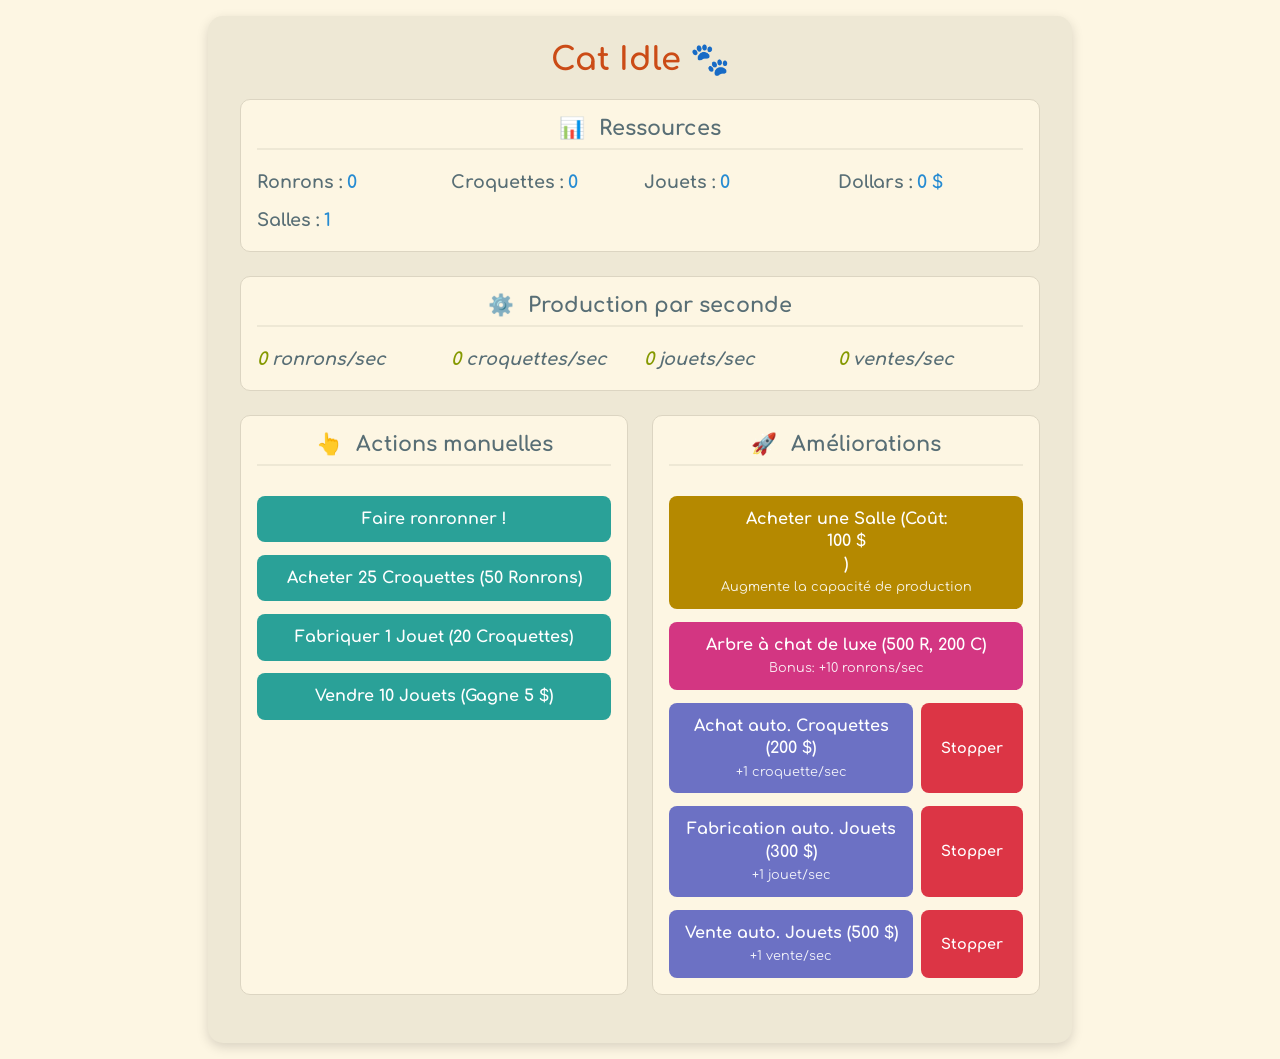
<file: MiniJeu/index.html>
<!DOCTYPE html>
<html lang="fr">
<head>
    <meta charset="UTF-8">
    <meta name="viewport" content="width=device-width, initial-scale=1.0">
    <title>Cat Idle</title>
    <link rel="stylesheet" href="style.css">
</head>
<body>

    <div class="game-container">
        <header>
            <h1>Cat Idle 🐾</h1>
        </header>

        <div class="section resources-display">
            <h2><span class="icon">📊</span> Ressources</h2>
            <div class="resource-grid">
                <p>Ronrons : <span id="compteur-ronrons">0</span></p>
                <p>Croquettes : <span id="compteur-croquettes">0</span></p>
                <p>Jouets : <span id="compteur-jouets">0</span></p>
                <p>Dollars : <span id="compteur-dollars">0 $</span></p>
                <p>Salles : <span id="nombre-salles">1</span></p>
            </div>
        </div>

        <div class="section production-display">
            <h2><span class="icon">⚙️</span> Production par seconde</h2>
            <div class="production-grid">
                <p><span id="ronrons-par-seconde">0</span> ronrons/sec</p>
                <p><span id="croquettes-par-seconde">0</span> croquettes/sec</p>
                <p><span id="jouets-par-seconde">0</span> jouets/sec</p>
                <p><span id="vente-jouets-par-seconde">0</span> ventes/sec</p>
            </div>
        </div>
        
        <div class="actions-upgrades-container">

            <div class="section actions">
                <h2><span class="icon">👆</span> Actions manuelles</h2>
                <button id="bouton-clic">Faire ronronner !</button>
                <button id="acheter-croquettes">Acheter 25 Croquettes (50 Ronrons)</button>
                <button id="fabriquer-jouet">Fabriquer 1 Jouet (20 Croquettes)</button>
                <button id="vendre-jouets">Vendre 10 Jouets (Gagne 5 $)</button>
            </div>

            <div class="section upgrades">
                <h2><span class="icon">🚀</span> Améliorations</h2>
                <button id="acheter-salle" class="btn-building">
                    Acheter une Salle (Coût: <span id="cout-salle">100 $</span>)
                    <span class="upgrade-bonus">Augmente la capacité de production</span>
                </button>
                <button id="acheter-arbre-luxe" class="btn-upgrade-ronrons">
                    Arbre à chat de luxe (500 R, 200 C)
                    <span class="upgrade-bonus">Bonus: +10 ronrons/sec</span>
                </button>
                
                <div class="upgrade-group">
                    <button id="acheter-croquettes-auto" class="btn-upgrade-auto">
                        Achat auto. Croquettes (200 $)
                        <span class="upgrade-bonus">+1 croquette/sec</span>
                    </button>
                    <button id="stopper-croquettes-auto" class="btn-stop">Stopper</button>
                </div>
                
                <div class="upgrade-group">
                    <button id="fabriquer-jouets-auto" class="btn-upgrade-auto">
                        Fabrication auto. Jouets (300 $)
                        <span class="upgrade-bonus">+1 jouet/sec</span>
                    </button>
                    <button id="stopper-jouets-auto" class="btn-stop">Stopper</button>
                </div>
                
                <div class="upgrade-group">
                    <button id="vendre-jouets-auto" class="btn-upgrade-auto">
                        Vente auto. Jouets (500 $)
                        <span class="upgrade-bonus">+1 vente/sec</span>
                    </button>
                    <button id="stopper-vente-auto" class="btn-stop">Stopper</button>
                </div>
            </div>
        </div>
    </div>

    <script src="script.js"></script>
</body>
</html>
</file>
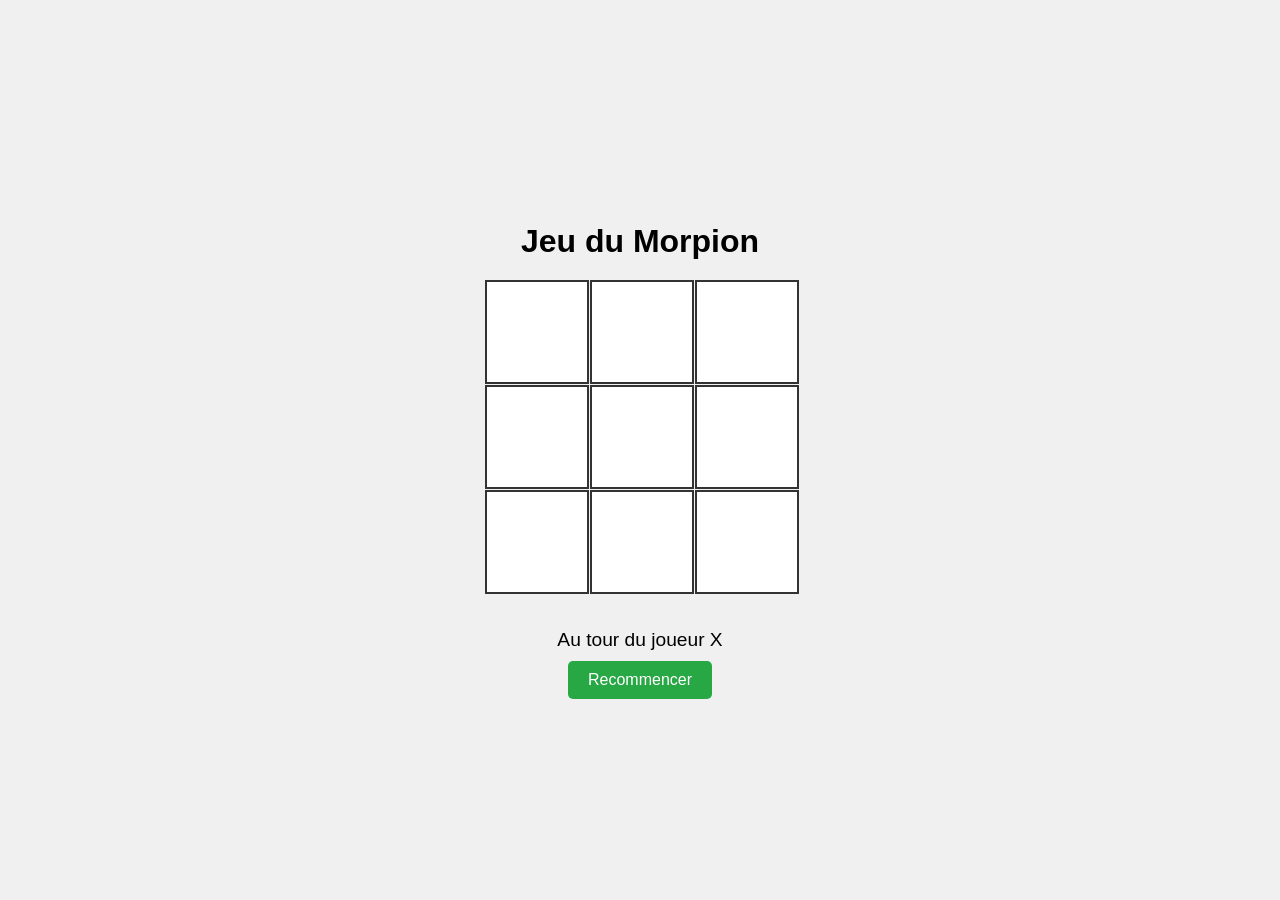
<file: Test/index.html>
<!DOCTYPE html>
<html lang="fr">
<head>
    <meta charset="UTF-8">
    <meta name="viewport" content="width=device-width, initial-scale=1.0">
    <title>Morpion</title>
    <link rel="stylesheet" href="style.css">
</head>
<body>
    <h1>Jeu du Morpion</h1>
    <div id="game-board" class="board">
        <div class="cell" data-cell></div>
        <div class="cell" data-cell></div>
        <div class="cell" data-cell></div>
        <div class="cell" data-cell></div>
        <div class="cell" data-cell></div>
        <div class="cell" data-cell></div>
        <div class="cell" data-cell></div>
        <div class="cell" data-cell></div>
        <div class="cell" data-cell></div>
    </div>
    <div class="status-container">
        <p id="status-message" class="status-message"></p>
        <button id="restart-button">Recommencer</button>
    </div>
    <script src="script.js"></script>
</body>
</html>
</file>
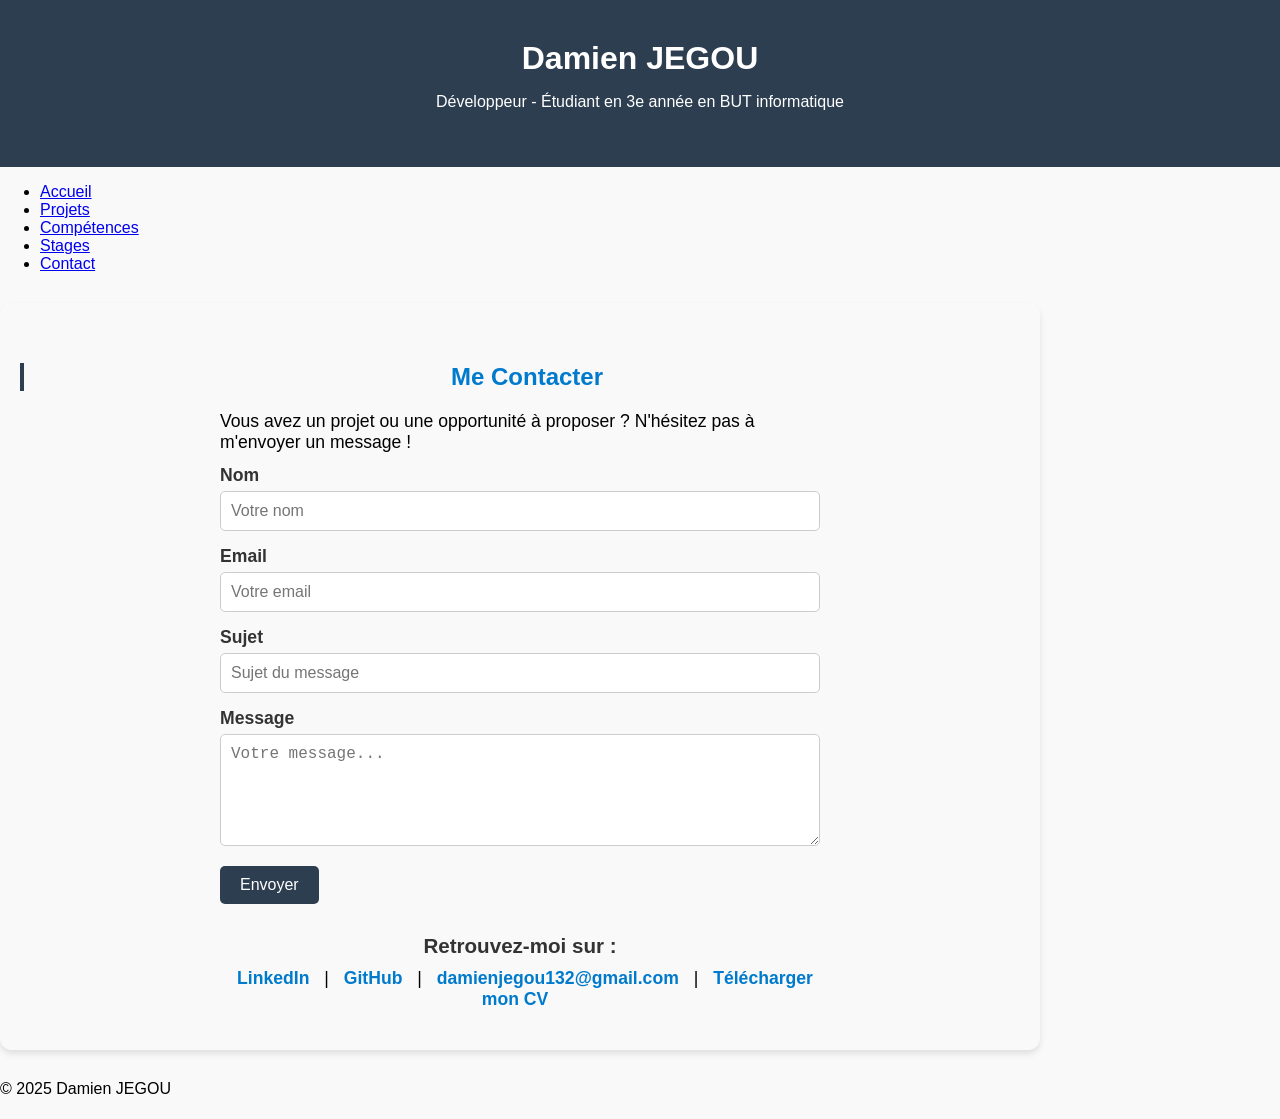
<file: contact.html>
<!DOCTYPE html>
<html lang="fr">

<head>
    <meta charset="UTF-8">
    <title>Portfolio</title>
    <link rel="stylesheet" href="CSS/styles.css">
</head>

<body>

    <header>
        <h1>Damien JEGOU</h1>
        <p>Développeur - Étudiant en 3e année en BUT informatique</p>
    </header>

    <nav>
        <ul>
            <li><a href="index.html">Accueil</a></li>
            <li><a href="projects.html">Projets</a></li>
            <li><a href="skills.html">Compétences</a></li>
            <li><a href="internships.html">Stages</a></li>
            <li><a href="contact.html">Contact</a></li>
        </ul>
    </nav>

    <section id="contact">
        <h2>Me Contacter</h2>
        <div class="contact-container">
            <p>Vous avez un projet ou une opportunité à proposer ? N'hésitez pas à m'envoyer un message !</p>

            <form id="contact-form" action="https://formspree.io/f/mnnevbll" method="POST">
                <div class=" form-group">
                    <label for="name">Nom</label>
                    <input type="text" id="name" name="name" required placeholder="Votre nom">
                </div>
                <div class="form-group">
                    <label for="email">Email</label>
                    <input type="email" id="email" name="email" required placeholder="Votre email">
                </div>
                <div class="form-group">
                    <label for="_subject">Sujet</label>
                    <input type="text" id="_subject" name="_subject" required placeholder="Sujet du message">
                </div>
                <div class="form-group">
                    <label for="message">Message</label>
                    <textarea id="message" name="message" rows="5" required placeholder="Votre message..."></textarea>
                </div>
                <button type="submit" class="btn-submit">Envoyer</button>
            </form>
            <div class="social-links">
                <h3>Retrouvez-moi sur :</h3>
                <a href="https://www.linkedin.com/in/damien-jegou/" target="_blank">LinkedIn</a> |
                <a href="https://github.com/DamienJegou12" target="_blank">GitHub</a> |
                <a href="mailto:damienjegou132@gmail.com">damienjegou132@gmail.com</a> |
                <a href="Documents/CV_Damien_Jegou.pdf" download>Télécharger mon CV</a>
            </div>
        </div>
    </section>

    <footer>
        <p>&copy; 2025 Damien JEGOU</p>
    </footer>
    <script src="JavaScript/script.js"></script>
</body>

</html>
</file>
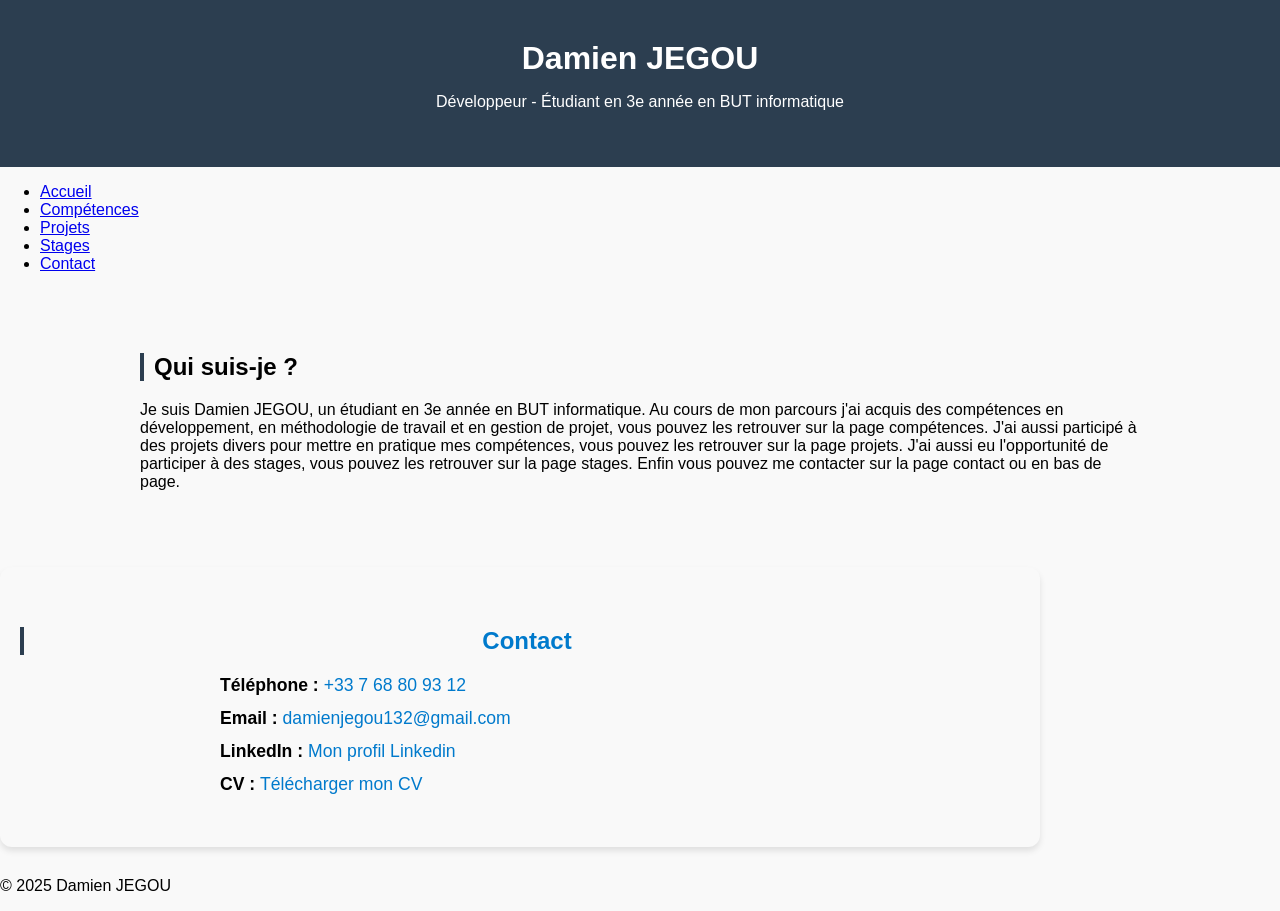
<file: index2.html>
<!DOCTYPE html>
<html lang="fr">

<head>
  <meta charset="UTF-8">
  <title>Portfolio</title>
  <link rel="stylesheet" href="CSS/styles.css">
</head>

<body>

  <header>
    <h1>Damien JEGOU</h1>
    <p>Développeur - Étudiant en 3e année en BUT informatique</p>
  </header>

  <nav>
    <ul>
      <li><a href="index.html">Accueil</a></li>
      <li><a href="skills.html">Compétences</a></li>
      <li><a href="projects.html">Projets</a></li>
      <li><a href="internships.html">Stages</a></li>
      <li><a href="contact.html">Contact</a></li>
    </ul>
  </nav>
  <section>
    <h2>Qui suis-je ?</h2>
    <p>Je suis Damien JEGOU, un étudiant en 3e année en BUT informatique. Au cours de mon parcours j'ai acquis des
      compétences en développement, en méthodologie de travail et en gestion de projet, vous pouvez les retrouver sur la
      page compétences. J'ai aussi participé à des projets divers pour mettre en pratique mes compétences, vous pouvez
      les retrouver sur la page projets. J'ai aussi eu l'opportunité de participer à des stages, vous pouvez les
      retrouver sur la page stages. Enfin vous pouvez me contacter sur la page contact ou en bas de page.</p>

  </section>

  <section id="contact">
    <h2>Contact</h2>
    <div class="contact-container">
      <p><strong>Téléphone :</strong> <a href="tel:+337688093129">+33 7 68 80 93 12</a></p>
      <p><strong>Email :</strong> <a href="mailto:damienjegou132@gmail.com">damienjegou132@gmail.com</a></p>
      <p><strong>LinkedIn :</strong> <a href="https://www.linkedin.com/in/damien-jegou-2b92b2291/" target="_blank">Mon
          profil Linkedin</a></p>
      <p><strong>CV :</strong> <a href="Documents/CV_Damien_Jegou.pdf" download>Télécharger mon CV</a></p>
    </div>
  </section>
  <footer>
    <p>&copy; 2025 Damien JEGOU</p>
  </footer>

  <script src="JavaScript/script.js"></script>
</body>

</html>
</file>
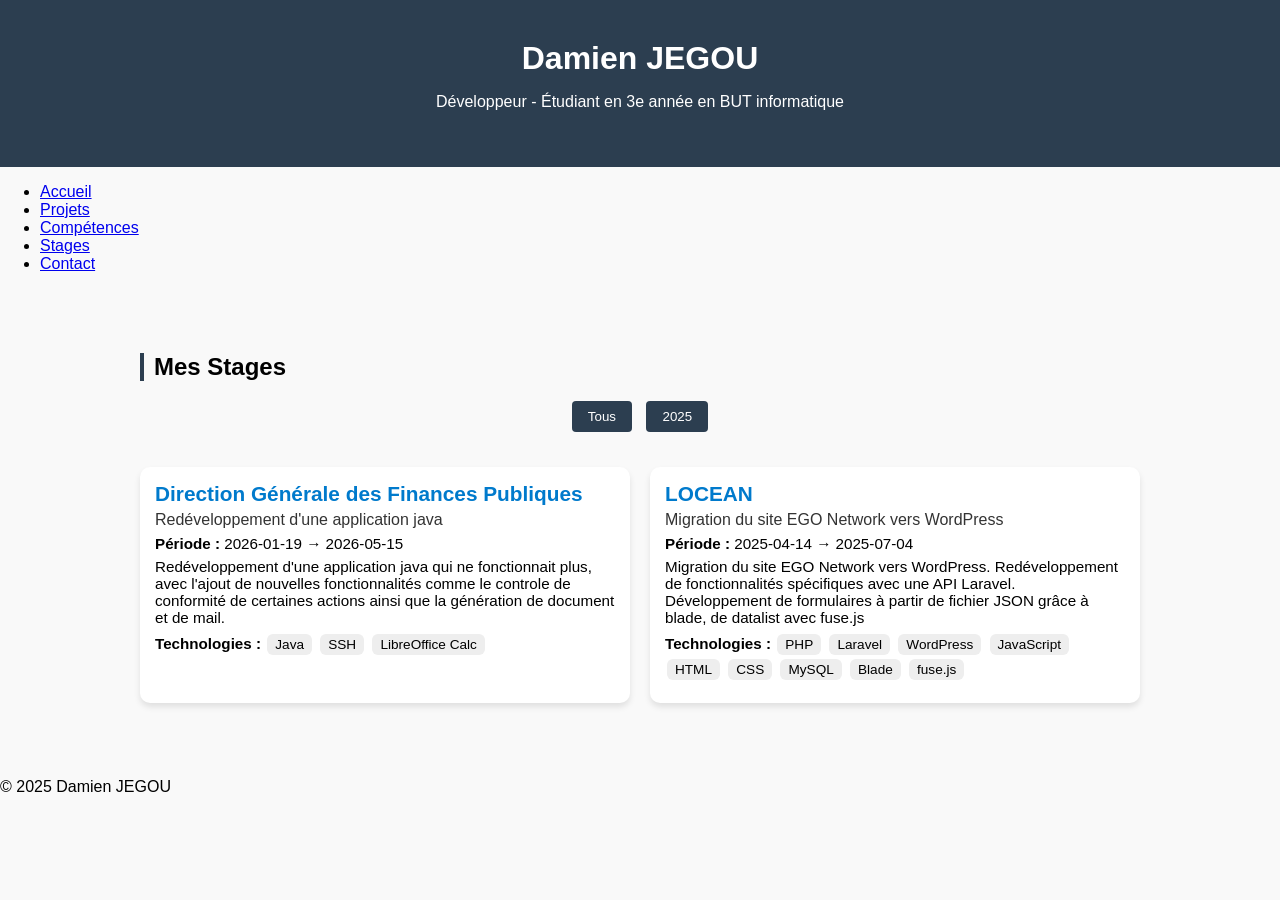
<file: internships.html>
<!DOCTYPE html>
<html lang="fr">

<head>
    <meta charset="UTF-8">
    <title>Portfolio</title>
    <link rel="stylesheet" href="CSS/styles.css">
</head>

<body>

    <header>
        <h1>Damien JEGOU</h1>
        <p>Développeur - Étudiant en 3e année en BUT informatique</p>
    </header>

    <nav>
        <ul>
            <li><a href="index.html">Accueil</a></li>
            <li><a href="projects.html">Projets</a></li>
            <li><a href="skills.html">Compétences</a></li>
            <li><a href="internships.html">Stages</a></li>
            <li><a href="contact.html">Contact</a></li>
        </ul>
    </nav>

    <section>
        <h2>Mes Stages</h2>
        <div class="filter-internships">
            <button data-year="all">Tous</button>
            <button data-year="2025">2025</button>
        </div>
        <div class="grid" id="internships-container">
            <!-- Les stages seront générés ici avec JS -->
        </div>
    </section>

    <footer>
        <p>&copy; 2025 Damien JEGOU</p>
    </footer>
    <script src="JavaScript/script.js"></script>
</body>

</html>
</file>
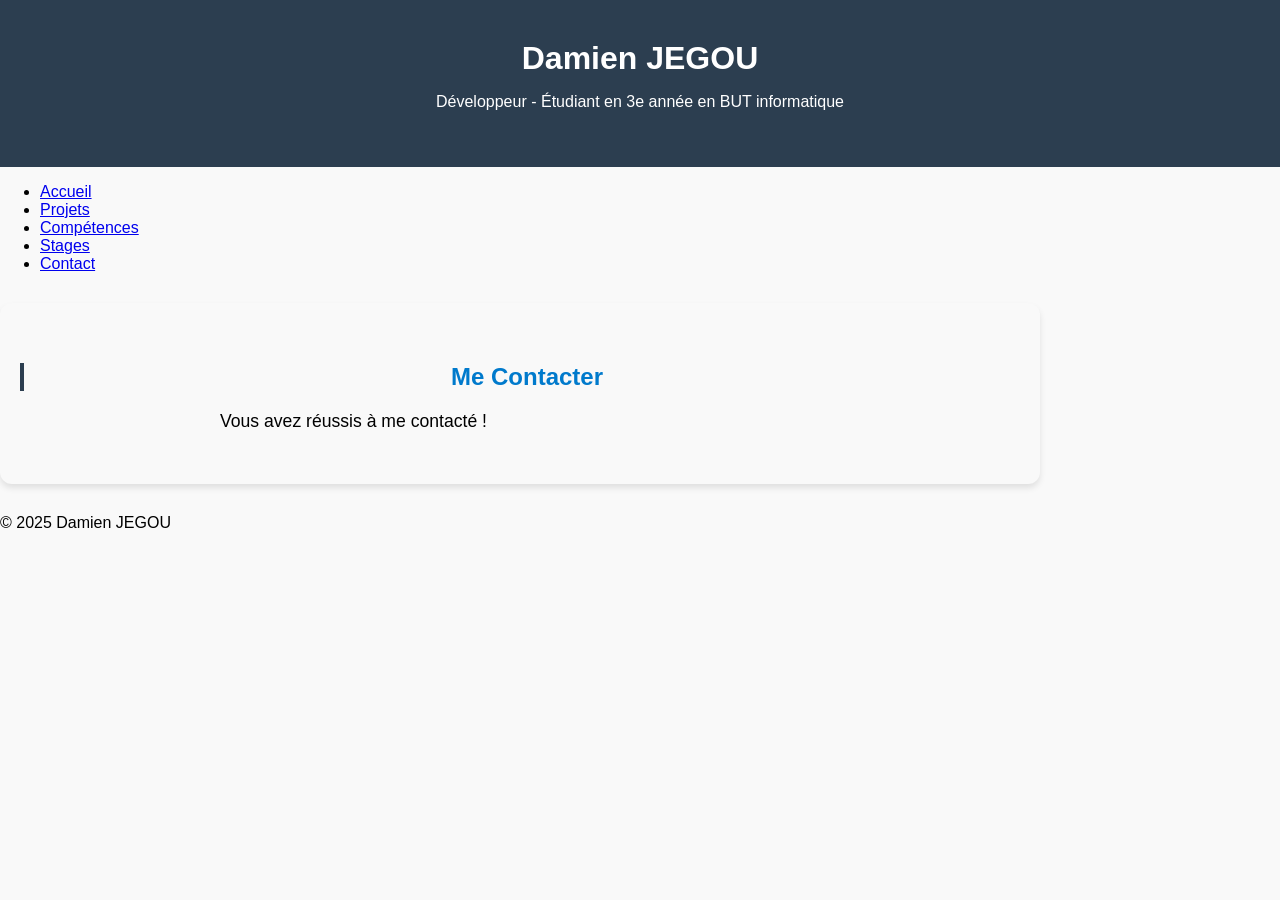
<file: success.html>
<!DOCTYPE html>
<html lang="fr">

<head>
    <meta charset="UTF-8">
    <title>Success</title>
    <link rel="stylesheet" href="CSS/styles.css">
</head>

<body>
    <header>
        <h1>Damien JEGOU</h1>
        <p>Développeur - Étudiant en 3e année en BUT informatique</p>
    </header>
    <nav>
        <ul>
            <li><a href="index.html">Accueil</a></li>
            <li><a href="projects.html">Projets</a></li>
            <li><a href="skills.html">Compétences</a></li>
            <li><a href="internships.html">Stages</a></li>
            <li><a href="contact.html">Contact</a></li>
        </ul>
    </nav>
    <section id="contact">
        <h2>Me Contacter</h2>
        <div class="contact-container">
            <p>Vous avez réussis à me contacté !</p>
        </div>
    </section>
    <footer>
        <p>&copy; 2025 Damien JEGOU</p>
    </footer>
    <script src="JavaScript/script.js"></script>
</body>

</html>
</file>
<file: MiniJeu/style.css>
/* style.css */
@import url('https://fonts.googleapis.com/css2?family=Comfortaa:wght@400;700&display=swap');

:root {
    --bg-color: #fdf6e3;
    --container-bg: #eee8d5;
    --text-color: #586e75;
    --header-color: #cb4b16;
    --resource-color: #268bd2;
    --production-color: #859900;
    --action-btn-color: #2aa198;
    --upgrade-ronrons-btn: #d33682;
    --upgrade-auto-btn: #6c71c4; /* Violet */
    --building-btn-color: #b58900; /* Or */
    --stop-btn-color: #dc3545; /* Rouge */
}

body {
    font-family: 'Comfortaa', cursive;
    background-color: var(--bg-color);
    color: var(--text-color);
    margin: 0;
    display: flex;
    justify-content: center;
    align-items: flex-start;
    min-height: 100vh;
    padding: 1rem;
    box-sizing: border-box;
}

.game-container {
    background-color: var(--container-bg);
    padding: 1.5rem 2rem;
    border-radius: 15px;
    box-shadow: 0 4px 12px rgba(0, 0, 0, 0.15);
    width: 100%;
    max-width: 800px;
    text-align: center;
}

header h1 {
    color: var(--header-color);
    margin-top: 0;
}

.section {
    background-color: #fdf6e3;
    border: 1px solid #dcd5c2;
    padding: 1rem;
    border-radius: 10px;
    margin-bottom: 1.5rem;
}

.section h2 {
    margin-top: 0;
    font-size: 1.3rem;
    border-bottom: 2px solid var(--container-bg);
    padding-bottom: 0.5rem;
    color: var(--text-color);
}

.icon {
    margin-right: 0.5rem;
}

/* Grilles pour les affichages */
.resource-grid, .production-grid {
    display: grid;
    grid-template-columns: repeat(auto-fit, minmax(150px, 1fr));
    gap: 0.5rem;
    text-align: left;
}

.resource-grid p, .production-grid p {
    font-size: 1.1rem;
    margin: 0.3rem 0;
    font-weight: bold;
}

.resource-grid span {
    color: var(--resource-color);
}

.production-grid {
    font-style: italic;
}

.production-grid span {
    font-weight: bold;
    color: var(--production-color);
}

/* Conteneur principal pour les boutons */
.actions-upgrades-container {
    display: grid;
    grid-template-columns: 1fr 1fr;
    gap: 1.5rem;
}

.actions, .upgrades {
    display: flex;
    flex-direction: column;
    gap: 0.8rem;
}

/* Styles des boutons */
button {
    font-family: 'Comfortaa', cursive;
    padding: 12px 15px;
    font-size: 1rem;
    border-radius: 8px;
    border: none;
    cursor: pointer;
    transition: all 0.2s ease-in-out;
    color: white;
    font-weight: bold;
    display: flex;
    flex-direction: column;
    align-items: center;
    line-height: 1.4;
}

button:hover {
    transform: translateY(-2px);
    box-shadow: 0 2px 5px rgba(0, 0, 0, 0.2);
    filter: brightness(1.1);
}

button:active {
    transform: translateY(1px);
    box-shadow: none;
}

.actions button {
    background-color: var(--action-btn-color);
}

.upgrades .btn-upgrade-ronrons { background-color: var(--upgrade-ronrons-btn); }
.upgrades .btn-upgrade-auto { background-color: var(--upgrade-auto-btn); flex-grow: 1; }
.upgrades .btn-building { background-color: var(--building-btn-color); }
.upgrades .btn-stop { background-color: var(--stop-btn-color); }

.upgrade-bonus {
    font-size: 0.8rem;
    font-weight: normal;
    opacity: 0.9;
    margin-top: 4px;
}

/* Nouveau groupe de boutons pour Achat/Stop */
.upgrade-group {
    display: flex;
    gap: 0.5rem;
    align-items: stretch;
}

.upgrade-group .btn-stop {
    padding-left: 20px;
    padding-right: 20px;
    font-size: 0.9rem;
    justify-content: center;
}


/* Pour les écrans plus petits (mobiles) */
@media (max-width: 700px) {
    .actions-upgrades-container {
        grid-template-columns: 1fr; /* Passe à une seule colonne */
    }

    .resource-grid, .production-grid {
        grid-template-columns: 1fr; /* Une seule colonne pour les stats */
    }

    .game-container {
        padding: 1rem;
    }

    h1 {
        font-size: 1.8rem;
    }
}
</file>
<file: Test/style.css>
body {
    font-family: Arial, sans-serif;
    display: flex;
    flex-direction: column;
    justify-content: center;
    align-items: center;
    height: 100vh;
    background-color: #f0f0f0;
    margin: 0;
}

h1 {
    margin-bottom: 20px;
}

.board {
    display: grid;
    grid-template-columns: repeat(3, 100px);
    grid-template-rows: repeat(3, 100px);
    gap: 5px;
}

.cell {
    width: 100px;
    height: 100px;
    background-color: white;
    border: 2px solid #333;
    display: flex;
    justify-content: center;
    align-items: center;
    font-size: 3rem;
    cursor: pointer;
    transition: background-color 0.3s;
}

.cell:hover {
    background-color: #f7f7f7;
}

.cell.x::before {
    content: 'X';
    color: #007bff;
}

.cell.o::before {
    content: 'O';
    color: #dc3545;
}

.status-container {
    margin-top: 20px;
    text-align: center;
}

.status-message {
    font-size: 1.2rem;
    margin-bottom: 10px;
}

#restart-button {
    padding: 10px 20px;
    font-size: 1rem;
    cursor: pointer;
    border: none;
    background-color: #28a745;
    color: white;
    border-radius: 5px;
    transition: background-color 0.3s;
}

#restart-button:hover {
    background-color: #218838;
}
</file>
<file: CSS/styles.css>
body {
  font-family: Arial;
  margin: 0;
  padding: 0;
  background: #f9f9f9;
}

header {
  background: #2c3e50;
  color: white;
  padding: 40px;
  text-align: center;
}

header h1 {
  margin: 0;
}

section {
  max-width: 1000px;
  margin: 40px auto;
  padding: 20px;
}

.grid {
  display: grid;
  grid-template-columns: repeat(auto-fit, minmax(280px, 1fr));
  gap: 20px;
}

.card {
  background: white;
  border-radius: 8px;
  box-shadow: 0 2px 8px rgba(0, 0, 0, 0.1);
  padding: 20px;
  opacity: 0;
  transform: translateY(50px);
  transition: all 0.5s ease;
}

.card img {
  width: 100%;
  border-radius: 8px;
  margin-bottom: 10px;
}

h2 {
  border-left: 4px solid #2c3e50;
  padding-left: 10px;
  margin-bottom: 20px;
}

.filter-btns {
  text-align: center;
  margin-bottom: 20px;
}

.filter-btns button {
  margin: 0 5px;
  padding: 8px 16px;
  cursor: pointer;
  border: none;
  border-radius: 4px;
  background: #2c3e50;
  color: white;
}

.filter-btns button:hover {
  background: #34495e;
}

.card.show {
  opacity: 1;
  transform: translateY(0);
}

/* --- Mise à jour de la structure de la carte --- */
.skill-card {
  display: grid;
  grid-template-columns: 60px 1fr; /* L'image prend 60px, le texte prend le reste de la largeur */
  align-items: center;
  gap: 5px 15px; /* Espacement : 5px en hauteur entre les textes, 15px en largeur avec l'image */
  background: #fff;
  border-radius: 8px;
  padding: 15px; /* Légèrement augmenté pour respirer un peu plus */
  margin: 10px;
  box-shadow: 0 4px 6px rgba(0, 0, 0, 0.1);
  opacity: 0;
  transform: translateY(20px);
  transition: all 0.4s ease;
}

.skill-card.show {
  opacity: 1;
  transform: translateY(0);
}

.skill-card img {
  width: 60px;
  height: 60px;
  border-radius: 6px;
  grid-row: 1 / -1; /* Indique à l'image de s'étirer sur toute la hauteur des lignes de texte */
  margin: 0; /* On retire le margin-right car on utilise le 'gap' de la grille maintenant */
}

.skill-card h4 {
  font-size: 1.2rem;
  font-weight: bold;
  margin: 0; /* On retire les marges par défaut pour un alignement parfait */
}

/* --- Nouveaux styles pour aérer les infos du TOEIC --- */
.skill-score {
  margin: 0;
  font-size: 0.95rem;
  color: #333;
}

.skill-link {
  font-size: 0.9rem;
  color: #007acc;
  text-decoration: none;
  font-weight: 500;
  display: inline-block;
  margin-top: 2px;
}

.skill-link:hover {
  text-decoration: underline;
}

.filter-skills {
  text-align: center;
  margin-bottom: 20px;
}

.filter-skills button {
  margin: 0 5px;
  padding: 8px 16px;
  cursor: pointer;
  border: none;
  border-radius: 4px;
  background: #2c3e50;
  color: white;
}

.filter-skills button:hover {
  background: #34495e;
}

.internship-card {
  background: #fff;
  border-radius: 10px;
  padding: 15px;
  margin: 15px 0;
  box-shadow: 0 4px 6px rgba(0, 0, 0, 0.1);
  opacity: 0;
  transform: translateY(20px);
  transition: all 0.4s ease;
}

.internship-card.show {
  opacity: 1;
  transform: translateY(0);
}

.internship-card h3 {
  margin: 0;
  font-size: 1.3rem;
  color: #007acc;
}

.internship-card h4 {
  margin: 5px 0;
  font-weight: 500;
  color: #333;
}

.internship-card p {
  margin: 6px 0;
  font-size: 0.95rem;
}

.internship-card .tech {
  display: inline-block;
  background: #eee;
  padding: 3px 8px;
  margin: 2px;
  border-radius: 6px;
  font-size: 0.85rem;
}

.filter-internships {
  text-align: center;
  margin-bottom: 20px;
}

.filter-internships button {
  margin: 0 5px;
  padding: 8px 16px;
  cursor: pointer;
  border: none;
  border-radius: 4px;
  background: #2c3e50;
  color: white;
}

.filter-internships button:hover {
  background: #34495e;
}

#contact {
  background: #f9f9f9;
  padding: 40px 20px;
  border-radius: 12px;
  margin: 30px 0;
  box-shadow: 0 4px 6px rgba(0, 0, 0, 0.1);
}

#contact h2 {
  text-align: center;
  margin-bottom: 20px;
  color: #007acc;
}

.contact-container {
  max-width: 600px;
  margin: auto;
  font-size: 1.1rem;
}

.contact-container p {
  margin: 12px 0;
}

.contact-container a {
  color: #007acc;
  text-decoration: none;
  font-weight: 500;
}

.contact-container a:hover {
  text-decoration: underline;
}

/* Form Styles */
.form-group {
  margin-bottom: 15px;
  text-align: left;
}

.form-group label {
  display: block;
  margin-bottom: 5px;
  font-weight: bold;
  color: #333;
}

.form-group input,
.form-group textarea {
  width: 100%;
  padding: 10px;
  border: 1px solid #ccc;
  border-radius: 5px;
  font-size: 1rem;
  box-sizing: border-box;
  /* Ensures padding doesn't affect width */
}

.form-group input:focus,
.form-group textarea:focus {
  border-color: #007acc;
  outline: none;
}

.btn-submit {
  background: #2c3e50;
  color: white;
  border: none;
  padding: 10px 20px;
  font-size: 1rem;
  border-radius: 5px;
  cursor: pointer;
  transition: background 0.3s;
}

.btn-submit:hover {
  background: #34495e;
}

.social-links {
  margin-top: 30px;
  text-align: center;
}

.social-links h3 {
  margin-bottom: 10px;
  color: #333;
}

.social-links a {
  margin: 0 10px;
  font-size: 1.1rem;
  color: #007acc;
  text-decoration: none;
  font-weight: bold;
}

.social-links a:hover {
  text-decoration: underline;
}

/* --- Styles de la Navbar --- */
.navbar {
  background-color: #2c3e50;
  /* Même couleur que vos boutons et header */
  padding: 15px 30px;
  display: flex;
  justify-content: space-between;
  align-items: center;
  position: sticky;
  /* Reste en haut lors du défilement */
  top: 0;
  width: 100%;
  z-index: 1000;
  /* S'assure que la navbar est au-dessus des cartes */
  box-shadow: 0 2px 10px rgba(0, 0, 0, 0.1);
  box-sizing: border-box;
}

.navbar .logo {
  color: white;
  font-size: 1.5rem;
  font-weight: bold;
  text-decoration: none;
  letter-spacing: 1px;
}

.nav-links {
  list-style: none;
  margin: 0;
  padding: 0;
  display: flex;
  align-items: center;
}

.nav-links li {
  margin-left: 25px;
}

.nav-links a {
  color: white;
  text-decoration: none;
  font-size: 1rem;
  font-weight: 500;
  transition: color 0.3s ease;
}

/* Effet au survol : utilisation de votre bleu clair */
.nav-links a:hover {
  color: #007acc;
}

/* Responsive : Adaptation pour mobile */
@media (max-width: 768px) {
  .navbar {
    flex-direction: column;
    padding: 15px;
  }

  .nav-links {
    margin-top: 15px;
    width: 100%;
    justify-content: center;
    flex-wrap: wrap;
  }

  .nav-links li {
    margin: 5px 10px;
  }
}
</file>
